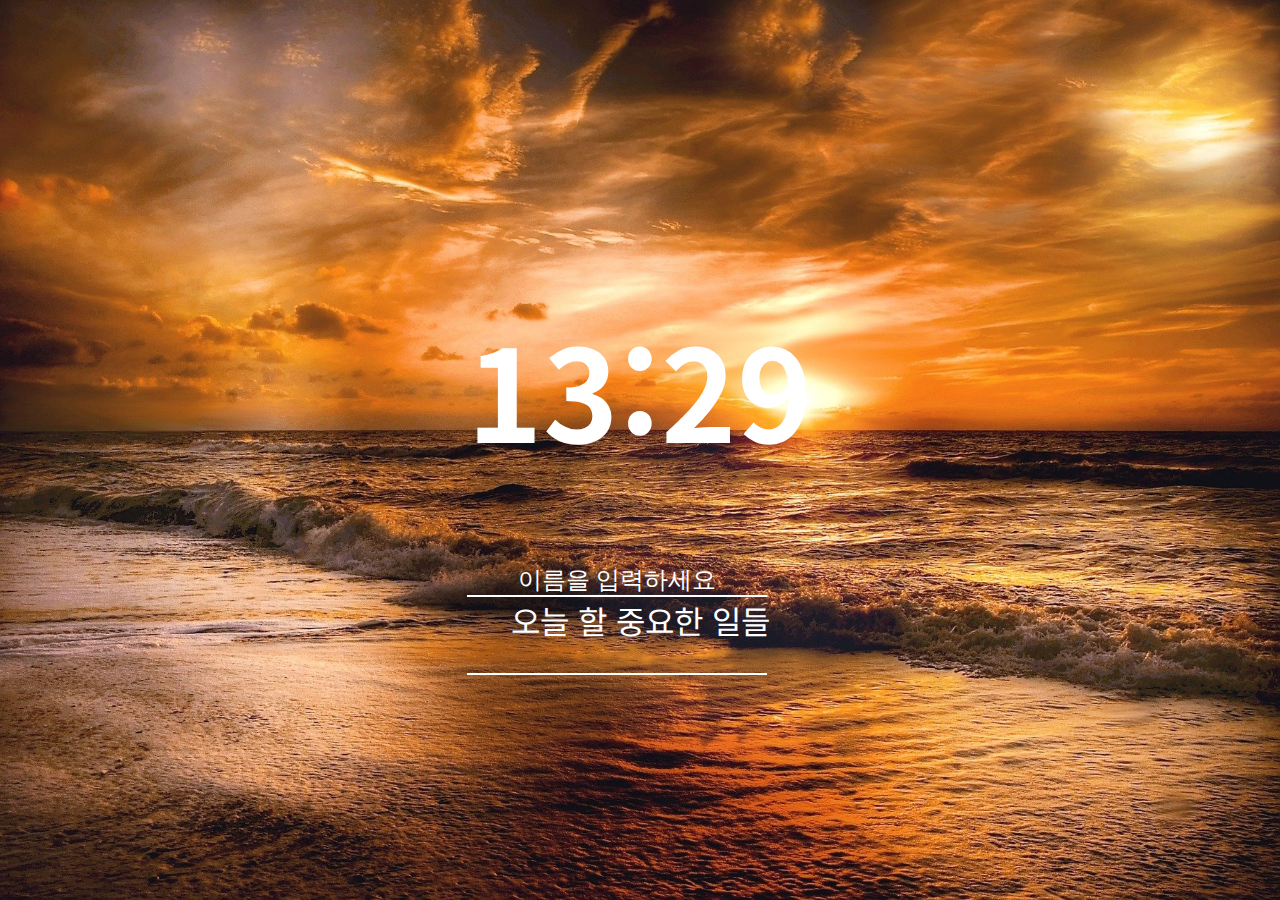
<file: 프젝/index.html>
<!DOCTYPE html>
<html lang="ko">
<head>
    <meta charset="UTF-8">
    <meta http-equiv="X-UA-Compatible" content="IE=edge">
    <meta name="viewport" content="width=device-width, initial-scale=1.0">
    <title>Momentum Clone</title>
    <link rel="stylesheet" href="./styles/style.css">
</head>
<body>
    <div class="wrapper">
        <div class="top-row">
            <!--왼쪽 산단 링크, 오른쪽 상단 날씨-->
        </div>
        <div class="center-row">
            <div class="app-clock">
                <h1>09:00</h1>
            </div>
            <div class="app-greeting">
                <form class="app-name">
                    <input type="text" aria-label="name" placeholder="이름을 입력하세요">
<!-- aria(Accessible Rich Internet Applications): 웹 접근성 향상을 위한 속성 집합 (시각 장애인을 위한)-->
                </form>
                <h4 class="app-greeting display_off"></h4>
            </div>
            <div>
                <div class="app-todoTitle">오늘 할 중요한 일들</div>
                <form class="app-todpForm">
                    <input type="text" aria-label="todo" class="app-todoInput">
                </form>
                <ul class="app-todoList">
                    
                </ul>
            </div>
        </div>
        <div class="bottom-row">
            <!--왼쪽 하단 이미지 설명, 가운데 하단 오늘의 명언, 오른쪽 하단 todo-->
        </div>
    </div>
    <script src="./scripts/app-todo.js"></script>
    <script src="./scripts/app-greeting.js"></script>
    <script src="./scripts/app-test.js"></script>
    <script src="./scripts/app-background.js"></script>
    <script src="./scripts/app-clock.js"></script>
</body>
</html>
</file>
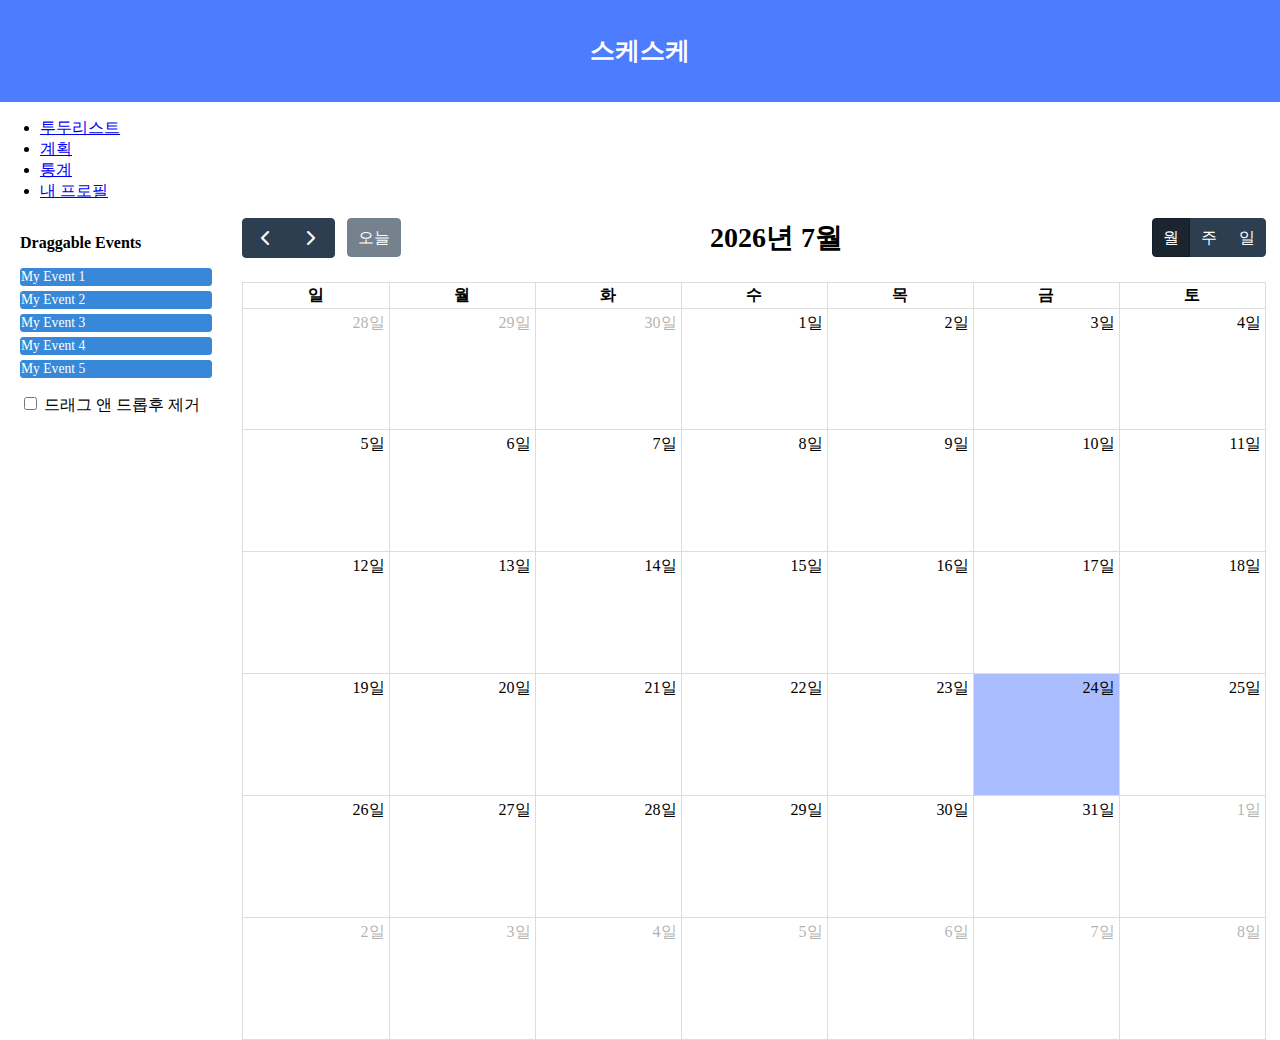
<file: sukesuke_pj/todolist.html>
<!DOCTYPE html>
<html lang="en">
<head>
    <meta charset="UTF-8">
    <meta http-equiv="X-UA-Compatible" content="IE=edge">
    <meta name="viewport" content="width=, initial-scale=1.0">
    <title>Sukesuke</title>
    <!--css-->
    <link href='./css/main.css' rel='stylesheet'>
    <link href="./css/style.css" rel="stylesheet" type="text/css">
    <link href="https://cdn.jsdelivr.net/npm/bootstrap@5.2.2/dist/css/bootstrap.min.css" rel="stylesheet" integrity="sha384-Zenh87qX5JnK2Jl0vWa8Ck2rdkQ2Bzep5IDxbcnCeuOxjzrPF/et3URy9Bv1WTRi" crossorigin="anonymous">
    <!--js-->
    <script src="https://cdn.jsdelivr.net/npm/bootstrap@5.2.2/dist/js/bootstrap.bundle.min.js" integrity="sha384-OERcA2EqjJCMA+/3y+gxIOqMEjwtxJY7qPCqsdltbNJuaOe923+mo//f6V8Qbsw3" crossorigin="anonymous"></script>
    <style>
        .fc-event{
          margin-top:5px;
          cursor:move;
        }
    </style>
    <script src='./js/main.js'></script>
    <script src='./js/ko.js'></script>
<script>   
    document.addEventListener('DOMContentLoaded', function() {
        var Calendar = FullCalendar.Calendar;
        var Draggable = FullCalendar.Draggable;

        var containerEl = document.getElementById('external-events');
        var calendarEl = document.getElementById('calendar');
        var checkbox = document.getElementById('drop-remove');
// --------------------------------------------------------------------------------
        new Draggable(containerEl, {
            itemSelector: '.fc-event',
            eventData: function(eventEl) {
                return {
                    itle: eventEl.innerText
                };
            }
        });
// --------------------------------------------------------------------------------
        var calendar = new Calendar(calendarEl, {
      headerToolbar: {
        left: 'prev,next today',
        center: 'title',
        right: 'dayGridMonth,timeGridWeek,timeGridDay'
      },
      editable: true,
      droppable: true, // this allows things to be dropped onto the calendar
      drop: function(info) {
        // is the "remove after drop" checkbox checked?
        if (checkbox.checked) {
          // if so, remove the element from the "Draggable Events" list
          info.draggedEl.parentNode.removeChild(info.draggedEl);
        }
      },locale: 'ko'
    });

    calendar.render();
  });
</script>
<!-- ----------------------------------------------------------------------------------------- -->
</head>
<body>
    <script
  src="https://code.jquery.com/jquery-3.6.1.js"
  integrity="sha256-3zlB5s2uwoUzrXK3BT7AX3FyvojsraNFxCc2vC/7pNI="
  crossorigin="anonymous"></script>
    <div class="div_name">
       <h4>스케스케</h4>
    </div>
    <ul class="nav justify-content-center">
        <li class="nav-item">
            <a class="nav-link" href="todolist.html">투두리스트</a>
        </li>
        <li class="nav-item">
            <a class="nav-link" href="plan.html">계획</a>
        </li>
        <li class="nav-item">
            <a class="nav-link" href="list.html">통계</a>
        </li>
        <li class="nav-item">
            <a class="nav-link" href="myProfile.html">내 프로필</a>
        </li>
      </ul>
<!-- ----------------------------------------------------------- -->
      <div id='external-events' style="float:left; width:15%; padding-right:30px; padding-left:20px;">
        <p>
          <strong>Draggable Events</strong>
        </p>
    
        <div class='fc-event fc-h-event fc-daygrid-event fc-daygrid-block-event'>
          <div class='fc-event-main'>My Event 1</div>
        </div>
        <div class='fc-event fc-h-event fc-daygrid-event fc-daygrid-block-event'>
          <div class='fc-event-main'>My Event 2</div>
        </div>
        <div class='fc-event fc-h-event fc-daygrid-event fc-daygrid-block-event'>
          <div class='fc-event-main'>My Event 3</div>
        </div>
        <div class='fc-event fc-h-event fc-daygrid-event fc-daygrid-block-event'>
          <div class='fc-event-main'>My Event 4</div>
        </div>
        <div class='fc-event fc-h-event fc-daygrid-event fc-daygrid-block-event'>
          <div class='fc-event-main'>My Event 5</div>
        </div>
        <p>
          <input type='checkbox' id='drop-remove' />
          <label for='drop-remove'>드래그 앤 드롭후 제거</label>
        </p>
      </div>
  
      <div style="float:left; width:80%">
      <div id='calendar'></div>
      </div>
    </body>
  </html>
</file>
<file: sukesuke_pj/css/main.css>
/* classes attached to <body> */
/* TODO: make fc-event selector work when calender in shadow DOM */
.fc-not-allowed,
.fc-not-allowed .fc-event { /* override events' custom cursors */
  cursor: not-allowed;
}

/* TODO: not attached to body. attached to specific els. move */
.fc-unselectable {
  -webkit-user-select: none;
     -moz-user-select: none;
      -ms-user-select: none;
          user-select: none;
  -webkit-touch-callout: none;
  -webkit-tap-highlight-color: rgba(0, 0, 0, 0);
}
.fc {
  /* layout of immediate children */
  display: flex;
  flex-direction: column;

  font-size: 1em
}
.fc,
  .fc *,
  .fc *:before,
  .fc *:after {
    box-sizing: border-box;
  }
.fc table {
    border-collapse: collapse;
    border-spacing: 0;
    font-size: 1em; /* normalize cross-browser */
  }
.fc th {
    text-align: center;
  }
.fc th,
  .fc td {
    vertical-align: top;
    padding: 0;
  }
.fc a[data-navlink] {
    cursor: pointer;
  }
.fc a[data-navlink]:hover {
    text-decoration: underline;
  }
.fc-direction-ltr {
  direction: ltr;
  text-align: left;
}
.fc-direction-rtl {
  direction: rtl;
  text-align: right;
}
.fc-theme-standard td,
  .fc-theme-standard th {
    border: 1px solid #ddd;
    border: 1px solid var(--fc-border-color, #ddd);
  }
/* for FF, which doesn't expand a 100% div within a table cell. use absolute positioning */
/* inner-wrappers are responsible for being absolute */
/* TODO: best place for this? */
.fc-liquid-hack td,
  .fc-liquid-hack th {
    position: relative;
  }

@font-face {
  font-family: 'fcicons';
  src: url("[data-uri]") format('truetype');
  font-weight: normal;
  font-style: normal;
}

.fc-icon {
  /* added for fc */
  display: inline-block;
  width: 1em;
  height: 1em;
  text-align: center;
  -webkit-user-select: none;
     -moz-user-select: none;
      -ms-user-select: none;
          user-select: none;

  /* use !important to prevent issues with browser extensions that change fonts */
  font-family: 'fcicons' !important;
  speak: none;
  font-style: normal;
  font-weight: normal;
  font-variant: normal;
  text-transform: none;
  line-height: 1;

  /* Better Font Rendering =========== */
  -webkit-font-smoothing: antialiased;
  -moz-osx-font-smoothing: grayscale;
}

.fc-icon-chevron-left:before {
  content: "\e900";
}

.fc-icon-chevron-right:before {
  content: "\e901";
}

.fc-icon-chevrons-left:before {
  content: "\e902";
}

.fc-icon-chevrons-right:before {
  content: "\e903";
}

.fc-icon-minus-square:before {
  content: "\e904";
}

.fc-icon-plus-square:before {
  content: "\e905";
}

.fc-icon-x:before {
  content: "\e906";
}
/*
Lots taken from Flatly (MIT): https://bootswatch.com/4/flatly/bootstrap.css

These styles only apply when the standard-theme is activated.
When it's NOT activated, the fc-button classes won't even be in the DOM.
*/
.fc {

  /* reset */

}
.fc .fc-button {
    border-radius: 0;
    overflow: visible;
    text-transform: none;
    margin: 0;
    font-family: inherit;
    font-size: inherit;
    line-height: inherit;
  }
.fc .fc-button:focus {
    outline: 1px dotted;
    outline: 5px auto -webkit-focus-ring-color;
  }
.fc .fc-button {
    -webkit-appearance: button;
  }
.fc .fc-button:not(:disabled) {
    cursor: pointer;
  }
.fc .fc-button::-moz-focus-inner {
    padding: 0;
    border-style: none;
  }
.fc {

  /* theme */

}
.fc .fc-button {
    display: inline-block;
    font-weight: 400;
    text-align: center;
    vertical-align: middle;
    -webkit-user-select: none;
       -moz-user-select: none;
        -ms-user-select: none;
            user-select: none;
    background-color: transparent;
    border: 1px solid transparent;
    padding: 0.4em 0.65em;
    font-size: 1em;
    line-height: 1.5;
    border-radius: 0.25em;
  }
.fc .fc-button:hover {
    text-decoration: none;
  }
.fc .fc-button:focus {
    outline: 0;
    box-shadow: 0 0 0 0.2rem rgba(44, 62, 80, 0.25);
  }
.fc .fc-button:disabled {
    opacity: 0.65;
  }
.fc {

  /* "primary" coloring */

}
.fc .fc-button-primary {
    color: #fff;
    color: var(--fc-button-text-color, #fff);
    background-color: #2C3E50;
    background-color: var(--fc-button-bg-color, #2C3E50);
    border-color: #2C3E50;
    border-color: var(--fc-button-border-color, #2C3E50);
  }
.fc .fc-button-primary:hover {
    color: #fff;
    color: var(--fc-button-text-color, #fff);
    background-color: #1e2b37;
    background-color: var(--fc-button-hover-bg-color, #1e2b37);
    border-color: #1a252f;
    border-color: var(--fc-button-hover-border-color, #1a252f);
  }
.fc .fc-button-primary:disabled { /* not DRY */
    color: #fff;
    color: var(--fc-button-text-color, #fff);
    background-color: #2C3E50;
    background-color: var(--fc-button-bg-color, #2C3E50);
    border-color: #2C3E50;
    border-color: var(--fc-button-border-color, #2C3E50); /* overrides :hover */
  }
.fc .fc-button-primary:focus {
    box-shadow: 0 0 0 0.2rem rgba(76, 91, 106, 0.5);
  }
.fc .fc-button-primary:not(:disabled):active,
  .fc .fc-button-primary:not(:disabled).fc-button-active {
    color: #fff;
    color: var(--fc-button-text-color, #fff);
    background-color: #1a252f;
    background-color: var(--fc-button-active-bg-color, #1a252f);
    border-color: #151e27;
    border-color: var(--fc-button-active-border-color, #151e27);
  }
.fc .fc-button-primary:not(:disabled):active:focus,
  .fc .fc-button-primary:not(:disabled).fc-button-active:focus {
    box-shadow: 0 0 0 0.2rem rgba(76, 91, 106, 0.5);
  }
.fc {

  /* icons within buttons */

}
.fc .fc-button .fc-icon {
    vertical-align: middle;
    font-size: 1.5em; /* bump up the size (but don't make it bigger than line-height of button, which is 1.5em also) */
  }
.fc .fc-button-group {
    position: relative;
    display: inline-flex;
    vertical-align: middle;
  }
.fc .fc-button-group > .fc-button {
    position: relative;
    flex: 1 1 auto;
  }
.fc .fc-button-group > .fc-button:hover {
    z-index: 1;
  }
.fc .fc-button-group > .fc-button:focus,
  .fc .fc-button-group > .fc-button:active,
  .fc .fc-button-group > .fc-button.fc-button-active {
    z-index: 1;
  }
.fc-direction-ltr .fc-button-group > .fc-button:not(:first-child) {
    margin-left: -1px;
    border-top-left-radius: 0;
    border-bottom-left-radius: 0;
  }
.fc-direction-ltr .fc-button-group > .fc-button:not(:last-child) {
    border-top-right-radius: 0;
    border-bottom-right-radius: 0;
  }
.fc-direction-rtl .fc-button-group > .fc-button:not(:first-child) {
    margin-right: -1px;
    border-top-right-radius: 0;
    border-bottom-right-radius: 0;
  }
.fc-direction-rtl .fc-button-group > .fc-button:not(:last-child) {
    border-top-left-radius: 0;
    border-bottom-left-radius: 0;
  }
.fc .fc-toolbar {
    display: flex;
    justify-content: space-between;
    align-items: center;
  }
.fc .fc-toolbar.fc-header-toolbar {
    margin-bottom: 1.5em;
  }
.fc .fc-toolbar.fc-footer-toolbar {
    margin-top: 1.5em;
  }
.fc .fc-toolbar-title {
    font-size: 1.75em;
    margin: 0;
  }
.fc-direction-ltr .fc-toolbar > * > :not(:first-child) {
    margin-left: .75em; /* space between */
  }
.fc-direction-rtl .fc-toolbar > * > :not(:first-child) {
    margin-right: .75em; /* space between */
  }
.fc-direction-rtl .fc-toolbar-ltr { /* when the toolbar-chunk positioning system is explicitly left-to-right */
    flex-direction: row-reverse;
  }
.fc .fc-scroller {
    -webkit-overflow-scrolling: touch;
    position: relative; /* for abs-positioned elements within */
  }
.fc .fc-scroller-liquid {
    height: 100%;
  }
.fc .fc-scroller-liquid-absolute {
    position: absolute;
    top: 0;
    right: 0;
    left: 0;
    bottom: 0;
  }
.fc .fc-scroller-harness {
    position: relative;
    overflow: hidden;
    direction: ltr;
      /* hack for chrome computing the scroller's right/left wrong for rtl. undone below... */
      /* TODO: demonstrate in codepen */
  }
.fc .fc-scroller-harness-liquid {
    height: 100%;
  }
.fc-direction-rtl .fc-scroller-harness > .fc-scroller { /* undo above hack */
    direction: rtl;
  }
.fc-theme-standard .fc-scrollgrid {
    border: 1px solid #ddd;
    border: 1px solid var(--fc-border-color, #ddd); /* bootstrap does this. match */
  }
.fc .fc-scrollgrid,
    .fc .fc-scrollgrid table { /* all tables (self included) */
      width: 100%; /* because tables don't normally do this */
      table-layout: fixed;
    }
.fc .fc-scrollgrid table { /* inner tables */
      border-top-style: hidden;
      border-left-style: hidden;
      border-right-style: hidden;
    }
.fc .fc-scrollgrid {

    border-collapse: separate;
    border-right-width: 0;
    border-bottom-width: 0;

  }
.fc .fc-scrollgrid-liquid {
    height: 100%;
  }
.fc .fc-scrollgrid-section { /* a <tr> */
    height: 1px /* better than 0, for firefox */

  }
.fc .fc-scrollgrid-section > td {
      height: 1px; /* needs a height so inner div within grow. better than 0, for firefox */
    }
.fc .fc-scrollgrid-section table {
      height: 1px;
        /* for most browsers, if a height isn't set on the table, can't do liquid-height within cells */
        /* serves as a min-height. harmless */
    }
.fc .fc-scrollgrid-section-liquid > td {
      height: 100%; /* better than `auto`, for firefox */
    }
.fc .fc-scrollgrid-section > * {
    border-top-width: 0;
    border-left-width: 0;
  }
.fc .fc-scrollgrid-section-header > *,
  .fc .fc-scrollgrid-section-footer > * {
    border-bottom-width: 0;
  }
.fc .fc-scrollgrid-section-body table,
  .fc .fc-scrollgrid-section-footer table {
    border-bottom-style: hidden; /* head keeps its bottom border tho */
  }
.fc {

  /* stickiness */

}
.fc .fc-scrollgrid-section-sticky > * {
    background: #fff;
    background: var(--fc-page-bg-color, #fff);
    position: sticky;
    z-index: 3; /* TODO: var */
    /* TODO: box-shadow when sticking */
  }
.fc .fc-scrollgrid-section-header.fc-scrollgrid-section-sticky > * {
    top: 0; /* because border-sharing causes a gap at the top */
      /* TODO: give safari -1. has bug */
  }
.fc .fc-scrollgrid-section-footer.fc-scrollgrid-section-sticky > * {
    bottom: 0; /* known bug: bottom-stickiness doesn't work in safari */
  }
.fc .fc-scrollgrid-sticky-shim { /* for horizontal scrollbar */
    height: 1px; /* needs height to create scrollbars */
    margin-bottom: -1px;
  }
.fc-sticky { /* no .fc wrap because used as child of body */
  position: sticky;
}
.fc .fc-view-harness {
    flex-grow: 1; /* because this harness is WITHIN the .fc's flexbox */
    position: relative;
  }
.fc {

  /* when the harness controls the height, make the view liquid */

}
.fc .fc-view-harness-active > .fc-view {
    position: absolute;
    top: 0;
    right: 0;
    bottom: 0;
    left: 0;
  }
.fc .fc-col-header-cell-cushion {
    display: inline-block; /* x-browser for when sticky (when multi-tier header) */
    padding: 2px 4px;
  }
.fc .fc-bg-event,
  .fc .fc-non-business,
  .fc .fc-highlight {
    /* will always have a harness with position:relative/absolute, so absolutely expand */
    position: absolute;
    top: 0;
    left: 0;
    right: 0;
    bottom: 0;
  }
.fc .fc-non-business {
    background: rgba(215, 215, 215, 0.3);
    background: var(--fc-non-business-color, rgba(215, 215, 215, 0.3));
  }
.fc .fc-bg-event {
    background: rgb(143, 223, 130);
    background: var(--fc-bg-event-color, rgb(143, 223, 130));
    opacity: 0.3;
    opacity: var(--fc-bg-event-opacity, 0.3)
  }
.fc .fc-bg-event .fc-event-title {
      margin: .5em;
      font-size: .85em;
      font-size: var(--fc-small-font-size, .85em);
      font-style: italic;
    }
.fc .fc-highlight {
    background: rgba(188, 232, 241, 0.3);
    background: var(--fc-highlight-color, rgba(188, 232, 241, 0.3));
  }
.fc .fc-cell-shaded,
  .fc .fc-day-disabled {
    background: rgba(208, 208, 208, 0.3);
    background: var(--fc-neutral-bg-color, rgba(208, 208, 208, 0.3));
  }
/* link resets */
/* ---------------------------------------------------------------------------------------------------- */
a.fc-event,
a.fc-event:hover {
  text-decoration: none;
}
/* cursor */
.fc-event[href],
.fc-event.fc-event-draggable {
  cursor: pointer;
}
/* event text content */
/* ---------------------------------------------------------------------------------------------------- */
.fc-event .fc-event-main {
    position: relative;
    z-index: 2;
  }
/* dragging */
/* ---------------------------------------------------------------------------------------------------- */
.fc-event-dragging:not(.fc-event-selected) { /* MOUSE */
    opacity: 0.75;
  }
.fc-event-dragging.fc-event-selected { /* TOUCH */
    box-shadow: 0 2px 7px rgba(0, 0, 0, 0.3);
  }
/* resizing */
/* ---------------------------------------------------------------------------------------------------- */
/* (subclasses should hone positioning for touch and non-touch) */
.fc-event .fc-event-resizer {
    display: none;
    position: absolute;
    z-index: 4;
  }
.fc-event:hover, /* MOUSE */
.fc-event-selected { /* TOUCH */

}
.fc-event:hover .fc-event-resizer, .fc-event-selected .fc-event-resizer {
    display: block;
  }
.fc-event-selected .fc-event-resizer {
    border-radius: 4px;
    border-radius: calc(var(--fc-event-resizer-dot-total-width, 8px) / 2);
    border-width: 1px;
    border-width: var(--fc-event-resizer-dot-border-width, 1px);
    width: 8px;
    width: var(--fc-event-resizer-dot-total-width, 8px);
    height: 8px;
    height: var(--fc-event-resizer-dot-total-width, 8px);
    border-style: solid;
    border-color: inherit;
    background: #fff;
    background: var(--fc-page-bg-color, #fff)

    /* expand hit area */

  }
.fc-event-selected .fc-event-resizer:before {
      content: '';
      position: absolute;
      top: -20px;
      left: -20px;
      right: -20px;
      bottom: -20px;
    }
/* selecting (always TOUCH) */
/* OR, focused by tab-index */
/* (TODO: maybe not the best focus-styling for .fc-daygrid-dot-event) */
/* ---------------------------------------------------------------------------------------------------- */
.fc-event-selected,
.fc-event:focus {
  box-shadow: 0 2px 5px rgba(0, 0, 0, 0.2)

  /* expand hit area (subclasses should expand) */

}
.fc-event-selected:before, .fc-event:focus:before {
    content: "";
    position: absolute;
    z-index: 3;
    top: 0;
    left: 0;
    right: 0;
    bottom: 0;
  }
.fc-event-selected,
.fc-event:focus {

  /* dimmer effect */

}
.fc-event-selected:after, .fc-event:focus:after {
    content: "";
    background: rgba(0, 0, 0, 0.25);
    background: var(--fc-event-selected-overlay-color, rgba(0, 0, 0, 0.25));
    position: absolute;
    z-index: 1;

    /* assume there's a border on all sides. overcome it. */
    /* sometimes there's NOT a border, in which case the dimmer will go over */
    /* an adjacent border, which looks fine. */
    top: -1px;
    left: -1px;
    right: -1px;
    bottom: -1px;
  }
/*
A HORIZONTAL event
*/
.fc-h-event { /* allowed to be top-level */
  display: block;
  border: 1px solid #3788d8;
  border: 1px solid var(--fc-event-border-color, #3788d8);
  background-color: #3788d8;
  background-color: var(--fc-event-bg-color, #3788d8)

}
.fc-h-event .fc-event-main {
    color: #fff;
    color: var(--fc-event-text-color, #fff);
  }
.fc-h-event .fc-event-main-frame {
    display: flex; /* for make fc-event-title-container expand */
  }
.fc-h-event .fc-event-time {
    max-width: 100%; /* clip overflow on this element */
    overflow: hidden;
  }
.fc-h-event .fc-event-title-container { /* serves as a container for the sticky cushion */
    flex-grow: 1;
    flex-shrink: 1;
    min-width: 0; /* important for allowing to shrink all the way */
  }
.fc-h-event .fc-event-title {
    display: inline-block; /* need this to be sticky cross-browser */
    vertical-align: top; /* for not messing up line-height */
    left: 0;  /* for sticky */
    right: 0; /* for sticky */
    max-width: 100%; /* clip overflow on this element */
    overflow: hidden;
  }
.fc-h-event.fc-event-selected:before {
    /* expand hit area */
    top: -10px;
    bottom: -10px;
  }
/* adjust border and border-radius (if there is any) for non-start/end */
.fc-direction-ltr .fc-daygrid-block-event:not(.fc-event-start),
.fc-direction-rtl .fc-daygrid-block-event:not(.fc-event-end) {
  border-top-left-radius: 0;
  border-bottom-left-radius: 0;
  border-left-width: 0;
}
.fc-direction-ltr .fc-daygrid-block-event:not(.fc-event-end),
.fc-direction-rtl .fc-daygrid-block-event:not(.fc-event-start) {
  border-top-right-radius: 0;
  border-bottom-right-radius: 0;
  border-right-width: 0;
}
/* resizers */
.fc-h-event:not(.fc-event-selected) .fc-event-resizer {
  top: 0;
  bottom: 0;
  width: 8px;
  width: var(--fc-event-resizer-thickness, 8px);
}
.fc-direction-ltr .fc-h-event:not(.fc-event-selected) .fc-event-resizer-start,
.fc-direction-rtl .fc-h-event:not(.fc-event-selected) .fc-event-resizer-end {
  cursor: w-resize;
  left: -4px;
  left: calc(-0.5 * var(--fc-event-resizer-thickness, 8px));
}
.fc-direction-ltr .fc-h-event:not(.fc-event-selected) .fc-event-resizer-end,
.fc-direction-rtl .fc-h-event:not(.fc-event-selected) .fc-event-resizer-start {
  cursor: e-resize;
  right: -4px;
  right: calc(-0.5 * var(--fc-event-resizer-thickness, 8px));
}
/* resizers for TOUCH */
.fc-h-event.fc-event-selected .fc-event-resizer {
  top: 50%;
  margin-top: -4px;
  margin-top: calc(-0.5 * var(--fc-event-resizer-dot-total-width, 8px));
}
.fc-direction-ltr .fc-h-event.fc-event-selected .fc-event-resizer-start,
.fc-direction-rtl .fc-h-event.fc-event-selected .fc-event-resizer-end {
  left: -4px;
  left: calc(-0.5 * var(--fc-event-resizer-dot-total-width, 8px));
}
.fc-direction-ltr .fc-h-event.fc-event-selected .fc-event-resizer-end,
.fc-direction-rtl .fc-h-event.fc-event-selected .fc-event-resizer-start {
  right: -4px;
  right: calc(-0.5 * var(--fc-event-resizer-dot-total-width, 8px));
}
.fc .fc-popover {
    position: absolute;
    z-index: 9999;
    box-shadow: 0 2px 6px rgba(0,0,0,.15);
  }
.fc .fc-popover-header {
    display: flex;
    flex-direction: row;
    justify-content: space-between;
    align-items: center;
    padding: 3px 4px;
  }
.fc .fc-popover-title {
    margin: 0 2px;
  }
.fc .fc-popover-close {
    cursor: pointer;
    opacity: 0.65;
    font-size: 1.1em;
  }
.fc-theme-standard .fc-popover {
    border: 1px solid #ddd;
    border: 1px solid var(--fc-border-color, #ddd);
    background: #fff;
    background: var(--fc-page-bg-color, #fff);
  }
.fc-theme-standard .fc-popover-header {
    background: rgba(208, 208, 208, 0.3);
    background: var(--fc-neutral-bg-color, rgba(208, 208, 208, 0.3));
  }


:root {
  --fc-daygrid-event-dot-width: 8px;
}
/* help things clear margins of inner content */
.fc-daygrid-day-frame,
.fc-daygrid-day-events,
.fc-daygrid-event-harness { /* for event top/bottom margins */
}
.fc-daygrid-day-frame:before, .fc-daygrid-day-events:before, .fc-daygrid-event-harness:before {
  content: "";
  clear: both;
  display: table; }
.fc-daygrid-day-frame:after, .fc-daygrid-day-events:after, .fc-daygrid-event-harness:after {
  content: "";
  clear: both;
  display: table; }
.fc .fc-daygrid-body { /* a <div> that wraps the table */
    position: relative;
    z-index: 1; /* container inner z-index's because <tr>s can't do it */
  }
.fc .fc-daygrid-day.fc-day-today {
      background-color: rgba(255, 220, 40, 0.15);
      background-color: var(--fc-today-bg-color, rgba(34, 86, 255, 0.384));
    }
.fc .fc-daygrid-day-frame {
    position: relative;
    min-height: 100%; /* seems to work better than `height` because sets height after rows/cells naturally do it */
  }
.fc {

  /* cell top */

}
.fc .fc-daygrid-day-top {
    display: flex;
    flex-direction: row-reverse;
  }
.fc .fc-day-other .fc-daygrid-day-top {
    opacity: 0.3;
  }
.fc {

  /* day number (within cell top) */

}
.fc .fc-daygrid-day-number {
    position: relative;
    z-index: 4;
    padding: 4px;
  }
.fc {

  /* event container */

}
.fc .fc-daygrid-day-events {
    margin-top: 1px; /* needs to be margin, not padding, so that available cell height can be computed */
  }
.fc {

  /* positioning for balanced vs natural */

}
.fc .fc-daygrid-body-balanced .fc-daygrid-day-events {
      position: absolute;
      left: 0;
      right: 0;
    }
.fc .fc-daygrid-body-unbalanced .fc-daygrid-day-events {
      position: relative; /* for containing abs positioned event harnesses */
      min-height: 2em; /* in addition to being a min-height during natural height, equalizes the heights a little bit */
    }
.fc .fc-daygrid-body-natural { /* can coexist with -unbalanced */
  }
.fc .fc-daygrid-body-natural .fc-daygrid-day-events {
      margin-bottom: 1em;
    }
.fc {

  /* event harness */

}
.fc .fc-daygrid-event-harness {
    position: relative;
  }
.fc .fc-daygrid-event-harness-abs {
    position: absolute;
    top: 0; /* fallback coords for when cannot yet be computed */
    left: 0; /* */
    right: 0; /* */
  }
.fc .fc-daygrid-bg-harness {
    position: absolute;
    top: 0;
    bottom: 0;
  }
.fc {

  /* bg content */

}
.fc .fc-daygrid-day-bg .fc-non-business { z-index: 1 }
.fc .fc-daygrid-day-bg .fc-bg-event { z-index: 2 }
.fc .fc-daygrid-day-bg .fc-highlight { z-index: 3 }
.fc {

  /* events */

}
.fc .fc-daygrid-event {
    z-index: 6;
    margin-top: 1px;
  }
.fc .fc-daygrid-event.fc-event-mirror {
    z-index: 7;
  }
.fc {

  /* cell bottom (within day-events) */

}
.fc .fc-daygrid-day-bottom {
    font-size: .85em;
    padding: 2px 3px 0
  }
.fc .fc-daygrid-day-bottom:before {
  content: "";
  clear: both;
  display: table; }
.fc .fc-daygrid-more-link {
    position: relative;
    z-index: 4;
    cursor: pointer;
  }
.fc {

  /* week number (within frame) */

}
.fc .fc-daygrid-week-number {
    position: absolute;
    z-index: 5;
    top: 0;
    padding: 2px;
    min-width: 1.5em;
    text-align: center;
    background-color: rgba(208, 208, 208, 0.3);
    background-color: var(--fc-neutral-bg-color, rgba(208, 208, 208, 0.3));
    color: #808080;
    color: var(--fc-neutral-text-color, #808080);
  }
.fc {

  /* popover */

}
.fc .fc-more-popover .fc-popover-body {
    min-width: 220px;
    padding: 10px;
  }
.fc-direction-ltr .fc-daygrid-event.fc-event-start,
.fc-direction-rtl .fc-daygrid-event.fc-event-end {
  margin-left: 2px;
}
.fc-direction-ltr .fc-daygrid-event.fc-event-end,
.fc-direction-rtl .fc-daygrid-event.fc-event-start {
  margin-right: 2px;
}
.fc-direction-ltr .fc-daygrid-week-number {
    left: 0;
    border-radius: 0 0 3px 0;
  }
.fc-direction-rtl .fc-daygrid-week-number {
    right: 0;
    border-radius: 0 0 0 3px;
  }
.fc-liquid-hack .fc-daygrid-day-frame {
    position: static; /* will cause inner absolute stuff to expand to <td> */
  }
.fc-daygrid-event { /* make root-level, because will be dragged-and-dropped outside of a component root */
  position: relative; /* for z-indexes assigned later */
  white-space: nowrap;
  border-radius: 3px; /* dot event needs this to when selected */
  font-size: .85em;
  font-size: var(--fc-small-font-size, .85em);
}
/* --- the rectangle ("block") style of event --- */
.fc-daygrid-block-event .fc-event-time {
    font-weight: bold;
  }
.fc-daygrid-block-event .fc-event-time,
  .fc-daygrid-block-event .fc-event-title {
    padding: 1px;
  }
/* --- the dot style of event --- */
.fc-daygrid-dot-event {
  display: flex;
  align-items: center;
  padding: 2px 0

}
.fc-daygrid-dot-event .fc-event-title {
    flex-grow: 1;
    flex-shrink: 1;
    min-width: 0; /* important for allowing to shrink all the way */
    overflow: hidden;
    font-weight: bold;
  }
.fc-daygrid-dot-event:hover,
  .fc-daygrid-dot-event.fc-event-mirror {
    background: rgba(0, 0, 0, 0.1);
  }
.fc-daygrid-dot-event.fc-event-selected:before {
    /* expand hit area */
    top: -10px;
    bottom: -10px;
  }
.fc-daygrid-event-dot { /* the actual dot */
  margin: 0 4px;
  box-sizing: content-box;
  width: 0;
  height: 0;
  border: 4px solid #3788d8;
  border: calc(var(--fc-daygrid-event-dot-width, 8px) / 2) solid var(--fc-event-border-color, #3788d8);
  border-radius: 4px;
  border-radius: calc(var(--fc-daygrid-event-dot-width, 8px) / 2);
}
/* --- spacing between time and title --- */
.fc-direction-ltr .fc-daygrid-event .fc-event-time {
    margin-right: 3px;
  }
.fc-direction-rtl .fc-daygrid-event .fc-event-time {
    margin-left: 3px;
  }


/*
A VERTICAL event
*/

.fc-v-event { /* allowed to be top-level */
  display: block;
  border: 1px solid #3788d8;
  border: 1px solid var(--fc-event-border-color, #3788d8);
  background-color: #3788d8;
  background-color: var(--fc-event-bg-color, #3788d8)

}

.fc-v-event .fc-event-main {
    color: #fff;
    color: var(--fc-event-text-color, #fff);
    height: 100%;
  }

.fc-v-event .fc-event-main-frame {
    height: 100%;
    display: flex;
    flex-direction: column;
  }

.fc-v-event .fc-event-time {
    flex-grow: 0;
    flex-shrink: 0;
    max-height: 100%;
    overflow: hidden;
  }

.fc-v-event .fc-event-title-container { /* a container for the sticky cushion */
    flex-grow: 1;
    flex-shrink: 1;
    min-height: 0; /* important for allowing to shrink all the way */
  }

.fc-v-event .fc-event-title { /* will have fc-sticky on it */
    top: 0;
    bottom: 0;
    max-height: 100%; /* clip overflow */
    overflow: hidden;
  }

.fc-v-event:not(.fc-event-start) {
    border-top-width: 0;
    border-top-left-radius: 0;
    border-top-right-radius: 0;
  }

.fc-v-event:not(.fc-event-end) {
    border-bottom-width: 0;
    border-bottom-left-radius: 0;
    border-bottom-right-radius: 0;
  }

.fc-v-event.fc-event-selected:before {
    /* expand hit area */
    left: -10px;
    right: -10px;
  }

.fc-v-event {

  /* resizer (mouse AND touch) */

}

.fc-v-event .fc-event-resizer-start {
    cursor: n-resize;
  }

.fc-v-event .fc-event-resizer-end {
    cursor: s-resize;
  }

.fc-v-event {

  /* resizer for MOUSE */

}

.fc-v-event:not(.fc-event-selected) .fc-event-resizer {
      height: 8px;
      height: var(--fc-event-resizer-thickness, 8px);
      left: 0;
      right: 0;
    }

.fc-v-event:not(.fc-event-selected) .fc-event-resizer-start {
      top: -4px;
      top: calc(var(--fc-event-resizer-thickness, 8px) / -2);
    }

.fc-v-event:not(.fc-event-selected) .fc-event-resizer-end {
      bottom: -4px;
      bottom: calc(var(--fc-event-resizer-thickness, 8px) / -2);
    }

.fc-v-event {

  /* resizer for TOUCH (when event is "selected") */

}

.fc-v-event.fc-event-selected .fc-event-resizer {
      left: 50%;
      margin-left: -4px;
      margin-left: calc(var(--fc-event-resizer-dot-total-width, 8px) / -2);
    }

.fc-v-event.fc-event-selected .fc-event-resizer-start {
      top: -4px;
      top: calc(var(--fc-event-resizer-dot-total-width, 8px) / -2);
    }

.fc-v-event.fc-event-selected .fc-event-resizer-end {
      bottom: -4px;
      bottom: calc(var(--fc-event-resizer-dot-total-width, 8px) / -2);
    }
.fc .fc-timegrid .fc-daygrid-body { /* the all-day daygrid within the timegrid view */
    z-index: 2; /* put above the timegrid-body so that more-popover is above everything. TODO: better solution */
  }
.fc .fc-timegrid-divider {
    padding: 0 0 2px; /* browsers get confused when you set height. use padding instead */
  }
.fc .fc-timegrid-body {
    position: relative;
    z-index: 1; /* scope the z-indexes of slots and cols */
    min-height: 100%; /* fill height always, even when slat table doesn't grow */
  }
.fc .fc-timegrid-axis-chunk { /* for advanced ScrollGrid */
    position: relative /* offset parent for now-indicator-container */

  }
.fc .fc-timegrid-axis-chunk > table {
      position: relative;
      z-index: 1; /* above the now-indicator-container */
    }
.fc .fc-timegrid-slots {
    position: relative;
    z-index: 1;
  }
.fc .fc-timegrid-slot { /* a <td> */
    height: 1.5em;
    border-bottom: 0 /* each cell owns its top border */
  }
.fc .fc-timegrid-slot:empty:before {
      content: '\00a0'; /* make sure there's at least an empty space to create height for height syncing */
    }
.fc .fc-timegrid-slot-minor {
    border-top-style: dotted;
  }
.fc .fc-timegrid-slot-label-cushion {
    display: inline-block;
    white-space: nowrap;
  }
.fc .fc-timegrid-slot-label {
    vertical-align: middle; /* vertical align the slots */
  }
.fc {


  /* slots AND axis cells (top-left corner of view including the "all-day" text) */

}
.fc .fc-timegrid-axis-cushion,
  .fc .fc-timegrid-slot-label-cushion {
    padding: 0 4px;
  }
.fc {


  /* axis cells (top-left corner of view including the "all-day" text) */
  /* vertical align is more complicated, uses flexbox */

}
.fc .fc-timegrid-axis-frame-liquid {
    height: 100%; /* will need liquid-hack in FF */
  }
.fc .fc-timegrid-axis-frame {
    overflow: hidden;
    display: flex;
    align-items: center; /* vertical align */
    justify-content: flex-end; /* horizontal align. matches text-align below */
  }
.fc .fc-timegrid-axis-cushion {
    max-width: 60px; /* limits the width of the "all-day" text */
    flex-shrink: 0; /* allows text to expand how it normally would, regardless of constrained width */
  }
.fc-direction-ltr .fc-timegrid-slot-label-frame {
    text-align: right;
  }
.fc-direction-rtl .fc-timegrid-slot-label-frame {
    text-align: left;
  }
.fc-liquid-hack .fc-timegrid-axis-frame-liquid {
  height: auto;
  position: absolute;
  top: 0;
  right: 0;
  bottom: 0;
  left: 0;
  }
.fc .fc-timegrid-col.fc-day-today {
      background-color: rgba(255, 220, 40, 0.15);
      background-color: var(--fc-today-bg-color, rgba(255, 220, 40, 0.15));
    }
.fc .fc-timegrid-col-frame {
    min-height: 100%; /* liquid-hack is below */
    position: relative;
  }
.fc-media-screen.fc-liquid-hack .fc-timegrid-col-frame {
  height: auto;
  position: absolute;
  top: 0;
  right: 0;
  bottom: 0;
  left: 0;
    }
.fc-media-screen .fc-timegrid-cols {
    position: absolute; /* no z-index. children will decide and go above slots */
    top: 0;
    left: 0;
    right: 0;
    bottom: 0
  }
.fc-media-screen .fc-timegrid-cols > table {
      height: 100%;
    }
.fc-media-screen .fc-timegrid-col-bg,
  .fc-media-screen .fc-timegrid-col-events,
  .fc-media-screen .fc-timegrid-now-indicator-container {
    position: absolute;
    top: 0;
    left: 0;
    right: 0;
  }
.fc {

  /* bg */

}
.fc .fc-timegrid-col-bg {
    z-index: 2; /* TODO: kill */
  }
.fc .fc-timegrid-col-bg .fc-non-business { z-index: 1 }
.fc .fc-timegrid-col-bg .fc-bg-event { z-index: 2 }
.fc .fc-timegrid-col-bg .fc-highlight { z-index: 3 }
.fc .fc-timegrid-bg-harness {
    position: absolute; /* top/bottom will be set by JS */
    left: 0;
    right: 0;
  }
.fc {

  /* fg events */
  /* (the mirror segs are put into a separate container with same classname, */
  /* and they must be after the normal seg container to appear at a higher z-index) */

}
.fc .fc-timegrid-col-events {
    z-index: 3;
    /* child event segs have z-indexes that are scoped within this div */
  }
.fc {

  /* now indicator */

}
.fc .fc-timegrid-now-indicator-container {
    bottom: 0;
    overflow: hidden; /* don't let overflow of lines/arrows cause unnecessary scrolling */
    /* z-index is set on the individual elements */
  }
.fc-direction-ltr .fc-timegrid-col-events {
    margin: 0 2.5% 0 2px;
  }
.fc-direction-rtl .fc-timegrid-col-events {
    margin: 0 2px 0 2.5%;
  }
.fc-timegrid-event-harness {
  position: absolute /* top/left/right/bottom will all be set by JS */
}
.fc-timegrid-event-harness > .fc-timegrid-event {
    position: absolute; /* absolute WITHIN the harness */
    top: 0; /* for when not yet positioned */
    bottom: 0; /* " */
    left: 0;
    right: 0;
  }
.fc-timegrid-event-harness-inset .fc-timegrid-event,
.fc-timegrid-event.fc-event-mirror,
.fc-timegrid-more-link {
  box-shadow: 0px 0px 0px 1px #fff;
  box-shadow: 0px 0px 0px 1px var(--fc-page-bg-color, #fff);
}
.fc-timegrid-event,
.fc-timegrid-more-link { /* events need to be root */
  font-size: .85em;
  font-size: var(--fc-small-font-size, .85em);
  border-radius: 3px;
}
.fc-timegrid-event { /* events need to be root */
  margin-bottom: 1px /* give some space from bottom */
}
.fc-timegrid-event .fc-event-main {
    padding: 1px 1px 0;
  }
.fc-timegrid-event .fc-event-time {
    white-space: nowrap;
    font-size: .85em;
    font-size: var(--fc-small-font-size, .85em);
    margin-bottom: 1px;
  }
.fc-timegrid-event-short .fc-event-main-frame {
    flex-direction: row;
    overflow: hidden;
  }
.fc-timegrid-event-short .fc-event-time:after {
    content: '\00a0-\00a0'; /* dash surrounded by non-breaking spaces */
  }
.fc-timegrid-event-short .fc-event-title {
    font-size: .85em;
    font-size: var(--fc-small-font-size, .85em)
  }
.fc-timegrid-more-link { /* does NOT inherit from fc-timegrid-event */
  position: absolute;
  z-index: 9999; /* hack */
  color: inherit;
  color: var(--fc-more-link-text-color, inherit);
  background: #d0d0d0;
  background: var(--fc-more-link-bg-color, #d0d0d0);
  cursor: pointer;
  margin-bottom: 1px; /* match space below fc-timegrid-event */
}
.fc-timegrid-more-link-inner { /* has fc-sticky */
  padding: 3px 2px;
  top: 0;
}
.fc-direction-ltr .fc-timegrid-more-link {
    right: 0;
  }
.fc-direction-rtl .fc-timegrid-more-link {
    left: 0;
  }
.fc {

  /* line */

}
.fc .fc-timegrid-now-indicator-line {
    position: absolute;
    z-index: 4;
    left: 0;
    right: 0;
    border-style: solid;
    border-color: red;
    border-color: var(--fc-now-indicator-color, red);
    border-width: 1px 0 0;
  }
.fc {

  /* arrow */

}
.fc .fc-timegrid-now-indicator-arrow {
    position: absolute;
    z-index: 4;
    margin-top: -5px; /* vertically center on top coordinate */
    border-style: solid;
    border-color: red;
    border-color: var(--fc-now-indicator-color, red);
  }
.fc-direction-ltr .fc-timegrid-now-indicator-arrow {
    left: 0;

    /* triangle pointing right. TODO: mixin */
    border-width: 5px 0 5px 6px;
    border-top-color: transparent;
    border-bottom-color: transparent;
  }
.fc-direction-rtl .fc-timegrid-now-indicator-arrow {
    right: 0;

    /* triangle pointing left. TODO: mixin */
    border-width: 5px 6px 5px 0;
    border-top-color: transparent;
    border-bottom-color: transparent;
  }


:root {
  --fc-list-event-dot-width: 10px;
  --fc-list-event-hover-bg-color: #f5f5f5;
}
.fc-theme-standard .fc-list {
    border: 1px solid #ddd;
    border: 1px solid var(--fc-border-color, #ddd);
  }
.fc {

  /* message when no events */

}
.fc .fc-list-empty {
    background-color: rgba(208, 208, 208, 0.3);
    background-color: var(--fc-neutral-bg-color, rgba(208, 208, 208, 0.3));
    height: 100%;
    display: flex;
    justify-content: center;
    align-items: center; /* vertically aligns fc-list-empty-inner */
  }
.fc .fc-list-empty-cushion {
    margin: 5em 0;
  }
.fc {

  /* table within the scroller */
  /* ---------------------------------------------------------------------------------------------------- */

}
.fc .fc-list-table {
    width: 100%;
    border-style: hidden; /* kill outer border on theme */
  }
.fc .fc-list-table tr > * {
    border-left: 0;
    border-right: 0;
  }
.fc .fc-list-sticky .fc-list-day > * { /* the cells */
      position: sticky;
      top: 0;
      background: #fff;
      background: var(--fc-page-bg-color, #fff); /* for when headers are styled to be transparent and sticky */
    }
.fc {

  /* only exists for aria reasons, hide for non-screen-readers */

}
.fc .fc-list-table thead {
    position: absolute;
    left: -10000px;
  }
.fc {

  /* the table's border-style:hidden gets confused by hidden thead. force-hide top border of first cell */

}
.fc .fc-list-table tbody > tr:first-child th {
    border-top: 0;
  }
.fc .fc-list-table th {
    padding: 0; /* uses an inner-wrapper instead... */
  }
.fc .fc-list-table td,
  .fc .fc-list-day-cushion {
    padding: 8px 14px;
  }
.fc {


  /* date heading rows */
  /* ---------------------------------------------------------------------------------------------------- */

}
.fc .fc-list-day-cushion:after {
  content: "";
  clear: both;
  display: table; /* clear floating */
    }
.fc-theme-standard .fc-list-day-cushion {
    background-color: rgba(208, 208, 208, 0.3);
    background-color: var(--fc-neutral-bg-color, rgba(208, 208, 208, 0.3));
  }
.fc-direction-ltr .fc-list-day-text,
.fc-direction-rtl .fc-list-day-side-text {
  float: left;
}
.fc-direction-ltr .fc-list-day-side-text,
.fc-direction-rtl .fc-list-day-text {
  float: right;
}
/* make the dot closer to the event title */
.fc-direction-ltr .fc-list-table .fc-list-event-graphic { padding-right: 0 }
.fc-direction-rtl .fc-list-table .fc-list-event-graphic { padding-left: 0 }
.fc .fc-list-event.fc-event-forced-url {
    cursor: pointer; /* whole row will seem clickable */
  }
.fc .fc-list-event:hover td {
    background-color: #f5f5f5;
    background-color: var(--fc-list-event-hover-bg-color, #f5f5f5);
  }
.fc {

  /* shrink certain cols */

}
.fc .fc-list-event-graphic,
  .fc .fc-list-event-time {
    white-space: nowrap;
    width: 1px;
  }
.fc .fc-list-event-dot {
    display: inline-block;
    box-sizing: content-box;
    width: 0;
    height: 0;
    border: 5px solid #3788d8;
    border: calc(var(--fc-list-event-dot-width, 10px) / 2) solid var(--fc-event-border-color, #3788d8);
    border-radius: 5px;
    border-radius: calc(var(--fc-list-event-dot-width, 10px) / 2);
  }
.fc {

  /* reset <a> styling */

}
.fc .fc-list-event-title a {
    color: inherit;
    text-decoration: none;
  }
.fc {

  /* underline link when hovering over any part of row */

}
.fc .fc-list-event.fc-event-forced-url:hover a {
    text-decoration: underline;
  }



  .fc-theme-bootstrap a:not([href]) {
    color: inherit; /* natural color for navlinks */
  }



  .fc-theme-bootstrap5 a:not([href]) {
    color: inherit;
    text-decoration: inherit;
  }

.fc-theme-bootstrap5 .fc-list,
  .fc-theme-bootstrap5 .fc-scrollgrid,
  .fc-theme-bootstrap5 td,
  .fc-theme-bootstrap5 th {
    border: 1px solid var(--bs-gray-400);
  }

.fc-theme-bootstrap5 {

  /* HACK: reapply core styles after highe-precedence border statement above */
}

.fc-theme-bootstrap5 .fc-scrollgrid {
    border-right-width: 0;
    border-bottom-width: 0;
  }

.fc-theme-bootstrap5-shaded {
  background-color: var(--bs-gray-200);
}
</file>
<file: sukesuke_pj/css/style.css>
/*ㅡㅡㅡㅡㅡㅡㅡㅡㅡㅡㅡㅡㅡㅡㅡㅡㅡㅡㅡㅡㅡㅡㅡ*/
.div_name{
    background-color: rgb(77, 124, 255);
    padding: 1px;
    font-size: 25px;
}
/*ㅡㅡㅡㅡㅡㅡㅡㅡㅡㅡㅡㅡㅡㅡㅡㅡㅡㅡㅡㅡㅡㅡㅡ*/
.div_name>h4{
    text-align: center;
}
/*ㅡㅡㅡㅡㅡㅡㅡㅡㅡㅡㅡㅡㅡㅡㅡㅡㅡㅡㅡㅡㅡㅡㅡ*/ 

body{margin: 0;}
/*ㅡㅡㅡㅡㅡㅡㅡㅡㅡㅡㅡㅡㅡㅡㅡㅡㅡㅡㅡㅡㅡㅡㅡ*/
h4{
    color: rgb(255, 255, 255); 
}
/*ㅡㅡㅡㅡㅡㅡㅡㅡㅡㅡㅡㅡㅡㅡㅡㅡㅡㅡㅡㅡㅡㅡㅡ*/
nav{
    display: flex;
    justify-content: center;
    background-color: rgb(77, 124, 255) ;
    height: 60px;
    margin: 0px auto;
}
/*ㅡㅡㅡㅡㅡㅡㅡㅡㅡㅡㅡㅡㅡㅡㅡㅡㅡㅡㅡㅡㅡㅡㅡ*/
nav a{
    color: rgb(255, 255, 255);
    padding: 5px 5px 5px 5px;
    margin: 10px; 
    text-decoration: none;
    text-align: center;
    font-size: 20px;
}
/*ㅡㅡㅡㅡㅡㅡㅡㅡㅡㅡㅡㅡㅡㅡㅡㅡㅡㅡㅡㅡㅡㅡㅡ*/
nav a:hover{
    background-color: rgb(77, 124, 255);
    color: rgb(0, 0, 0);
}
/*ㅡㅡㅡㅡㅡㅡㅡㅡㅡㅡㅡㅡㅡㅡㅡㅡㅡㅡㅡㅡㅡㅡㅡ*/
#container{
    display: flex;
    flex-wrap: wrap;
}
/*ㅡㅡㅡㅡㅡㅡㅡㅡㅡㅡㅡㅡㅡㅡㅡㅡㅡㅡㅡㅡㅡㅡㅡ*/
main {
    margin: auto;
    text-align: center;
    background-color: rgb(225, 249, 255);
    width: 500px;
    height: 500px; 
}
/*
aside{
    flex-grow: 3;
    background-color: #ffefef;
    padding: 30;
}
/*ㅡㅡㅡㅡㅡㅡㅡㅡㅡㅡㅡㅡㅡㅡㅡㅡㅡㅡㅡㅡㅡㅡㅡ*/
/* article{
    flex: 7;
    background-color: white;
    padding: 20;
} */
/*ㅡㅡㅡㅡㅡㅡㅡㅡㅡㅡㅡㅡㅡㅡㅡㅡㅡㅡㅡㅡㅡㅡㅡ*/
.fakeimg{
    background:rgb(61, 105, 122);
    width: 100%;
    padding: 20px;
}
/*ㅡㅡㅡㅡㅡㅡㅡㅡㅡㅡㅡㅡㅡㅡㅡㅡㅡㅡㅡㅡㅡㅡㅡ
footer{
    padding: 20px;
    text-align: center;
    background: gray;
}
/*ㅡㅡㅡㅡㅡㅡㅡㅡㅡㅡㅡㅡㅡㅡㅡㅡㅡㅡㅡㅡㅡㅡㅡ*/
/*반응형 웹*/
@media all and (max-width: 600px){
    #container, nav{
        flex-direction: column;
    }
}
</file>
<file: 프젝/styles/style.css>
/* css초기화(css Reset) 
가장 대표적인 reset.css
1) Eric Meyer's CSS Reset
2) Nicolas Gallagher's Normalize.css
3) Elad Shechter's The New CSS Reset
*/
@import "./reset.css";
@import url('https://fonts.googleapis.com/css2?family=Noto+Sans+KR:wght@100;300;400;500;700;900&display=swap');

/* 페이지 가로 세로 가운데 정렬 */
html,body {
    width: 100%;
    height: 100%;
} 

body{
    display: flex;
    font-family: 'Noto Sans KR', sans-serif;
    background-color: darkgray;
    color: white;
}

.wrapper{
    margin: auto;
}

/* Styling background image*/
.bgImage{
    position: absolute;
    top: 0; left: 0;
    width: 100%;
    height: 100%;
    z-index: -1;
    animation: fadeIn 1s linear;
}
/* 10xp, 1em, 2rem, 45deg, 4s... */

/* fadeIn animation */
/* @keyframes 애니메이션 이름{
    0% { 효과(속성); }
    100% { 효과(속성); }
}
    */
@keyframes fadeIn{
    0% {opacity: 0;}
    100% {opacity: 1;}
}

/* Styling clock */
.app-clock h1 { 
    font-size: 8em;
}

/* name */
.app-name input{
    border: none;
    width: 300px;
    font-size: 1.5em;
    background: inherit; 
    border-bottom: 2px solid white;
}

/* ::placeholder -> <input>태그와 <textarea> 태그에 사용하는 가상요소(pseudo element) */
/* pseudo class -> :nth-child() 등등  */
/* pseudo element -> ::after, ::first-letter 등등 */

::placeholder{
    color: #fff;
    text-align: center;
}

/* greeting */
.display_off{display: none;}
.display_on{display: block;}
.app.grreting{font-size: 3em;}

/* todo */
.app-todoTitle{
    font-size: 2rem;
    text-align: center;
}

.app-todoInput{
    border: none;
    width: 300px;
    font-size: 1.5em;
    background: inherit; 
    border-bottom: 2px solid white;
}
</file>
